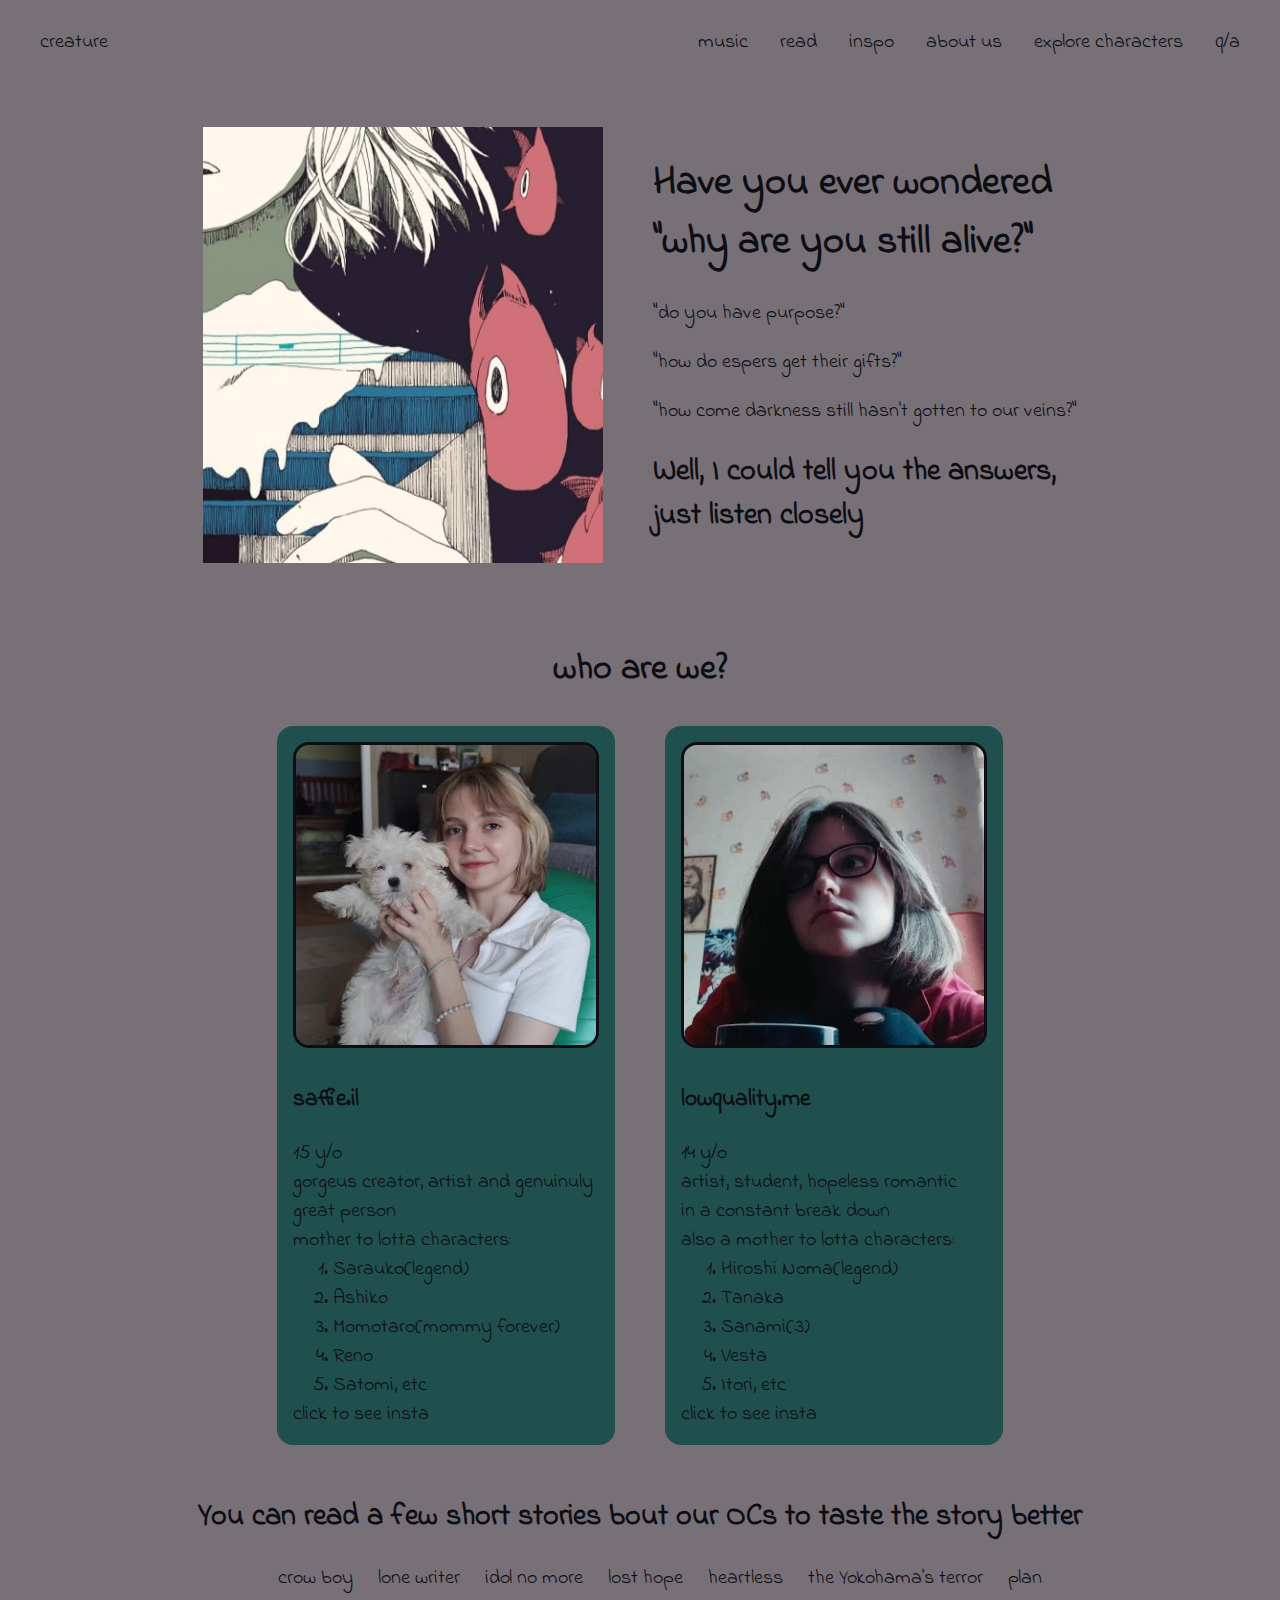
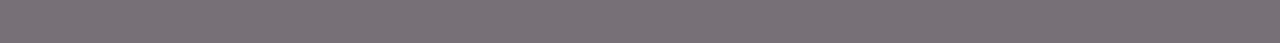
<file: index.html>
<!DOCTYPE html>
<html lang="en">
  <head>
    <meta charset="UTF-8" />
    <meta name="viewport" content="width=device-width, initial-scale=1.0" />
    <title>no wonders</title>
    <link
      href="https://fonts.googleapis.com/css2?family=Indie+Flower&display=swap"
      rel="stylesheet"
    />
    <link rel="stylesheet" href="./css/styles.css" />
  </head>
  <body>
    <header>
      <div class="container">
        <nav>
          <a class="logo" href="./index.html">creature</a>
          <ul class="header-list">
            <li><a href="#music">music</a></li>
            <li><a href="#read">read</a></li>
            <li><a href="#inspo">inspo</a></li>
            <li><a href="#bout-us">about us</a></li>
            <li><a href="./characters.html">explore characters</a></li>
            <li><a href="#qa">q/a</a></li>
          </ul>
        </nav>
      </div>
    </header>
    <main>
      <section class="intro">
        <div class="container intro-div">
          <img src="./images/intro.jpg" alt="" width="400px" />
          <div>
            <h1>
              Have you ever wondered <br />
              "why are you still alive?"
            </h1>
            <p>"do you have purpose?"</p>
            <p>"how do espers get their gifts?"</p>
            <p>"how come darkness still hasn't gotten to our veins?"</p>
            <h2>
              Well, I could tell you the answers, <br />just listen closely
            </h2>
          </div>
        </div>
      </section>
      <section id="bout-us" class="about-us">
        <div class="container bout-us">
          <h2>who are we?</h2>
          <div class="bout-div">
            <div class="creator-card">
              <img src="./images/sun.jpg" alt="" width="300px" />
              <h3>saffie.il</h3>
              <ul>
                <li>15 y/o</li>
                <li>
                  gorgeus creator, artist and genuinuly <br />
                  great person
                </li>
                <li>
                  mother to lotta characters:
                  <ol>
                    <li>Sarauko(legend)</li>
                    <li>Ashiko</li>
                    <li>Momotaro(mommy forever)</li>
                    <li>Reno</li>
                    <li>Satomi, etc</li>
                  </ol>
                </li>
                <li><a href="">click to see insta</a></li>
              </ul>
            </div>
            <div class="creator-card">
              <img src="./images/me.jpg" alt="" width="300px" />
              <h3>lowquality.me</h3>
              <ul>
                <li>14 y/o</li>
                <li>artist, student, hopeless romantic</li>
                <li>in a constant break down</li>
                <li>
                  also a mother to lotta characters:
                  <ol>
                    <li>Hiroshi Noma(legend)</li>
                    <li>Tanaka</li>
                    <li>Sanami(:3)</li>
                    <li>Vesta</li>
                    <li>Itori, etc</li>
                  </ol>
                </li>
                <li><a href="">click to see insta</a></li>
              </ul>
            </div>
          </div>
        </div>
      </section>
      <section id="read" class="read">
        <div class="container">
          <h2>
            You can read a few short stories bout our OCs to taste the story
            better
          </h2>
          <div class="choose">
            <ul class="choose-list">
              <li><a href="#" class="open-read">crow boy</a></li>
              <li><a href="#" class="open-read">lone writer</a></li>
              <li><a href="#" class="open-read">idol no more</a></li>
              <li><a href="#" class="open-read">lost hope</a></li>
              <li><a href="#" class="open-read">heartless</a></li>
              <li><a href="#" class="open-read">the Yokohama's terror</a></li>
              <li><a href="#" class="open-read">plan</a></li>
            </ul>
          </div>
        </div>
      </section>
      <section id="music" class="music"><div class="container"></div></section>
      <section id="inspo" class="inspo"><div class="container"></div></section>
      <section id="qa" class="qa"><div class="container"></div></section>
    </main>
  </body>
</html>
</file>
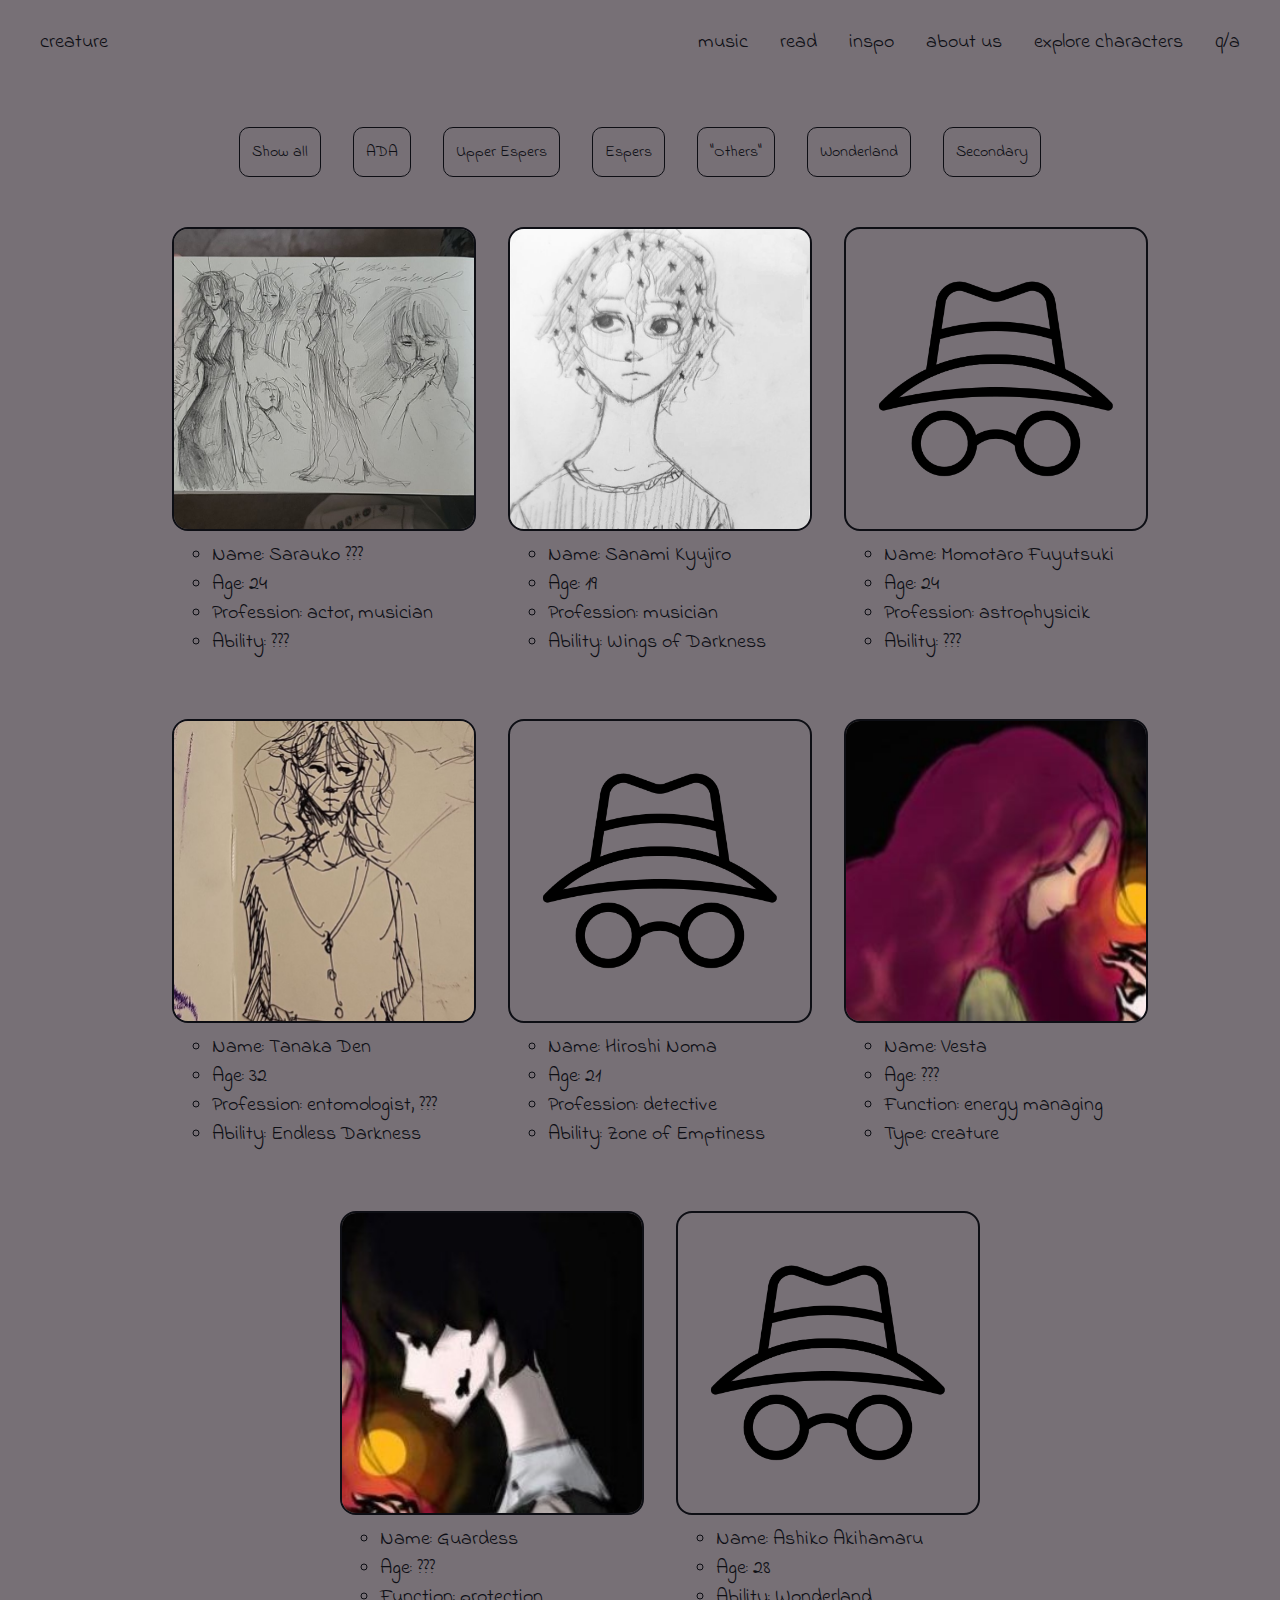
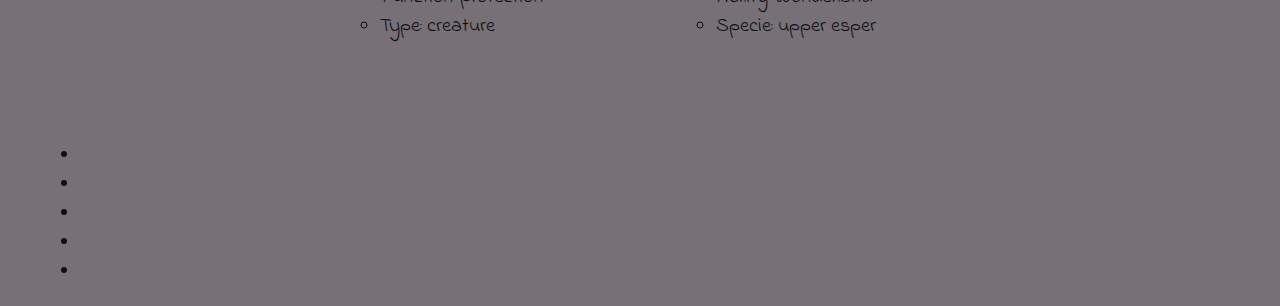
<file: characters.html>
<!DOCTYPE html>
<html lang="en">
  <head>
    <meta charset="UTF-8" />
    <meta name="viewport" content="width=device-width, initial-scale=1.0" />
    <title>no wonders</title>
    <link
      href="https://fonts.googleapis.com/css2?family=Indie+Flower&display=swap"
      rel="stylesheet"
    />
    <link rel="stylesheet" href="./css/styles.css" />
  </head>
  <body>
    <header>
      <div class="container">
        <nav>
          <a class="logo" href="./index.html">creature</a>
          <ul class="header-list">
            <li><a href="#music">music</a></li>
            <li><a href="#read">read</a></li>
            <li><a href="#inspo">inspo</a></li>
            <li><a href="#bout-us">about us</a></li>
            <li><a href="./characters.html">explore characters</a></li>
            <li><a href="#qa">q/a</a></li>
          </ul>
        </nav>
      </div>
    </header>
    <main>
      <section>
        <div class="container">
          <div class="btn-div" id="myBtnContainer">
            <button class="btn active" onclick="filterSelection('all')">
              Show all
            </button>
            <button class="btn" onclick="filterSelection('ada')">ADA</button>
            <button class="btn" onclick="filterSelection('upper')">
              Upper Espers
            </button>
            <button class="btn" onclick="filterSelection('espers')">
              Espers
            </button>
            <button class="btn" onclick="filterSelection('others')">
              "Others"
            </button>
            <button class="btn" onclick="filterSelection('wonderland')">
              Wonderland
            </button>
            <button class="btn" onclick="filterSelection('secondary')">
              Secondary
            </button>
          </div>

          <div class="characters">
            <ul class="ocs">
              <li class="oc-item upper espers">
                <a href="" target="nofollow">
                  <div class="card-char">
                    <img
                      class="char-img"
                      width="300px"
                      src="./images/sarauko.jpg"
                      alt=""
                    />
                    <ul>
                      <li>Name: Sarauko ???</li>
                      <li>Age: 24</li>
                      <li>Profession: actor, musician</li>
                      <li>Ability: ???</li>
                    </ul>
                  </div>
                </a>
              </li>
              <li class="oc-item espers">
                <a href="">
                  <div class="card-char">
                    <img
                      class="char-img"
                      width="300px"
                      src="./images/sanami.jpg"
                      alt=""
                    />
                    <ul>
                      <li>Name: Sanami Kyujiro</li>
                      <li>Age: 19</li>
                      <li>Profession: musician</li>
                      <li>Ability: Wings of Darkness</li>
                    </ul>
                  </div>
                </a>
              </li>
              <li class="oc-item espers wonderland">
                <a href="">
                  <div class="card-char">
                    <img
                      class="char-img"
                      width="300px"
                      src="./images/wait.png"
                      alt=""
                    />
                    <ul>
                      <li>Name: Momotaro Fuyutsuki</li>
                      <li>Age: 24</li>
                      <li>Profession: astrophysicik</li>
                      <li>Ability: ???</li>
                    </ul>
                  </div>
                </a>
              </li>
              <li class="oc-item ada wonderland others espers">
                <a href="">
                  <div class="card-char">
                    <img
                      class="char-img"
                      width="300px"
                      src="./images/tanaka.jpg"
                      alt=""
                    />
                    <ul>
                      <li>Name: Tanaka Den</li>
                      <li>Age: 32</li>
                      <li>Profession: entomologist, ???</li>
                      <li>Ability: Endless Darkness</li>
                    </ul>
                  </div>
                </a>
              </li>
              <li class="oc-item espers ada">
                <a href="">
                  <div class="card-char">
                    <img
                      class="char-img"
                      width="300px"
                      src="./images/wait.png"
                      alt=""
                    />
                    <ul>
                      <li>Name: Hiroshi Noma</li>
                      <li>Age: 21</li>
                      <li>Profession: detective</li>
                      <li>Ability: Zone of Emptiness</li>
                    </ul>
                  </div>
                </a>
              </li>
              <li class="oc-item wonderland">
                <a href="" target="nofollow">
                  <div class="card-char">
                    <img
                      class="char-img"
                      width="300px"
                      src="./images/vesta.jpg"
                      alt=""
                    />
                    <ul>
                      <li>Name: Vesta</li>
                      <li>Age: ???</li>
                      <li>Function: energy managing</li>
                      <li>Type: creature</li>
                    </ul>
                  </div>
                </a>
              </li>
              <li class="oc-item wonderland">
                <a href="" target="nofollow">
                  <div class="card-char">
                    <img
                      class="char-img"
                      width="300px"
                      src="./images/guardess.jpg"
                      alt=""
                    />
                    <ul>
                      <li>Name: Guardess</li>
                      <li>Age: ???</li>
                      <li>Function: protection</li>
                      <li>Type: creature</li>
                    </ul>
                  </div>
                </a>
              </li>
              <li class="oc-item ada upper">
                <a href="" target="nofollow">
                  <div class="card-char">
                    <img
                      class="char-img"
                      width="300px"
                      src="./images/wait.png"
                      alt=""
                    />
                    <ul>
                      <li>Name: Ashiko Akihamaru</li>
                      <li>Age: 28</li>
                      <li>Ability: Wonderland</li>
                      <li>Specie: upper esper</li>
                    </ul>
                  </div>
                </a>
              </li>
            </ul>
          </div>
        </div>
      </section>
    </main>
    <footer>
      <div class="container">
        <ul>
          <li></li>
          <li></li>
          <li></li>
          <li></li>
          <li></li>
        </ul>
      </div>
    </footer>
    <script href="./js/filter.js"></script>
  </body>
</html>
</file>
<file: css/styles.css>
:root {
    --rich-black: #0d0e14ff;
    --raisin-black: #252933ff;
    --hover: rgb(207, 152, 199);
    --wenge: #60515cff;
    --dim-gray: #777076ff;
    --sec: #597d7cff;
    --paynes-gray: #386775ff;
    --dark-slate-gray: #20504eff;
    --dark-green: #193d31ff;
    --gunmetal: #17292bff;
}

body {
    background-color: var(--dim-gray);
    font-family: 'Indie Flower';
    color: var(--rich-black);
    font-size: 20px;
}

a {
    color: var(--rich-black);
    text-decoration: none;

    transition: color 350ms ease-in-out;
}

.container {
    width: 1200px;
    margin-right: auto;
    margin-left: auto;
    padding-left: 16px;
    padding-right: 16px;
}

nav {
    display: flex;
    align-items: center;
    justify-content: center;
}

.logo {
    margin-right: auto;
    transition: color 350ms ease-in-out;
}

.header-list {
    display: flex;
    list-style: none;
    gap: 32px;
}

.header-list a:hover,
.header-list a:focus,
.logo:hover,
.logo:focus {
    color: var(--hover);
}

section {
    margin-top: 50px;
    margin-bottom: 50px;
}

/**********section intro************/

.intro-div {
    display: flex;
    justify-content: center;
    gap: 50px;
}

/**********section bout us************/

.about-us {
    display: flex;
    flex-direction: column;
    justify-content: center;
}

.about-us h2 {
    text-align: center;
    font-size: 36px;
}

.bout-div {
    display: flex;
    gap: 50px;
    justify-content: center;
}

.creator-card {
    background-color: var(--dark-slate-gray);
    padding: 16px;
    border-radius: 16px;
}

.creator-card img {
    border-radius: 16px;
    border: 3px solid var(--rich-black);
}

.creator-card ul {
    margin: 0;
    padding: 0;
    list-style: none;
}


/********read section***********/

.choose-list {
    list-style: none;
    display: flex;
    justify-content: center;
    gap: 25px;
}

.open-read {
    transition: color 350ms ease-in-out;
}

.open-read:hover,
.open-read:focus {
    color: var(--hover);
    text-decoration: underline;
}

.read h2 {
    display: flex;
    justify-content: center;
}

/*************
Explore
*************/

.btn-div {
    display: flex;
    justify-content: center;
    gap: 32px;
    margin-top: 32px;
}

.btn {
    padding: 12px;
    border-radius: 10px;
    border: 1px solid var(--rich-black);
    background: transparent;
    color: var(--rich-black);
    font-family: 'Indie Flower';
    font-size: 16px;

    transition: 350ms color, border ease-in-out;
}

.btn:hover,
.btn:focus {
    color: var(--hover);
    border-color: var(--hover);
}

.ocs {
    display: flex;
    list-style: none;
    gap: 32px;
    flex-wrap: wrap;
    justify-content: center;

}

.char-img {
    border: 2px solid var(--rich-black);
    border-radius: 16px;
}




.show {
    display: block;
}

.characters {
    margin-top: 30px;
    overflow: hidden;
    background: none;
}

.oc-item {
    padding: 0;
    margin-bottom: 30px;
}

.card-char {
    transition: 350ms scale ease-in-out;
}

.oc-item:hover .card-char {
    scale: 1.1;
}
</file>
